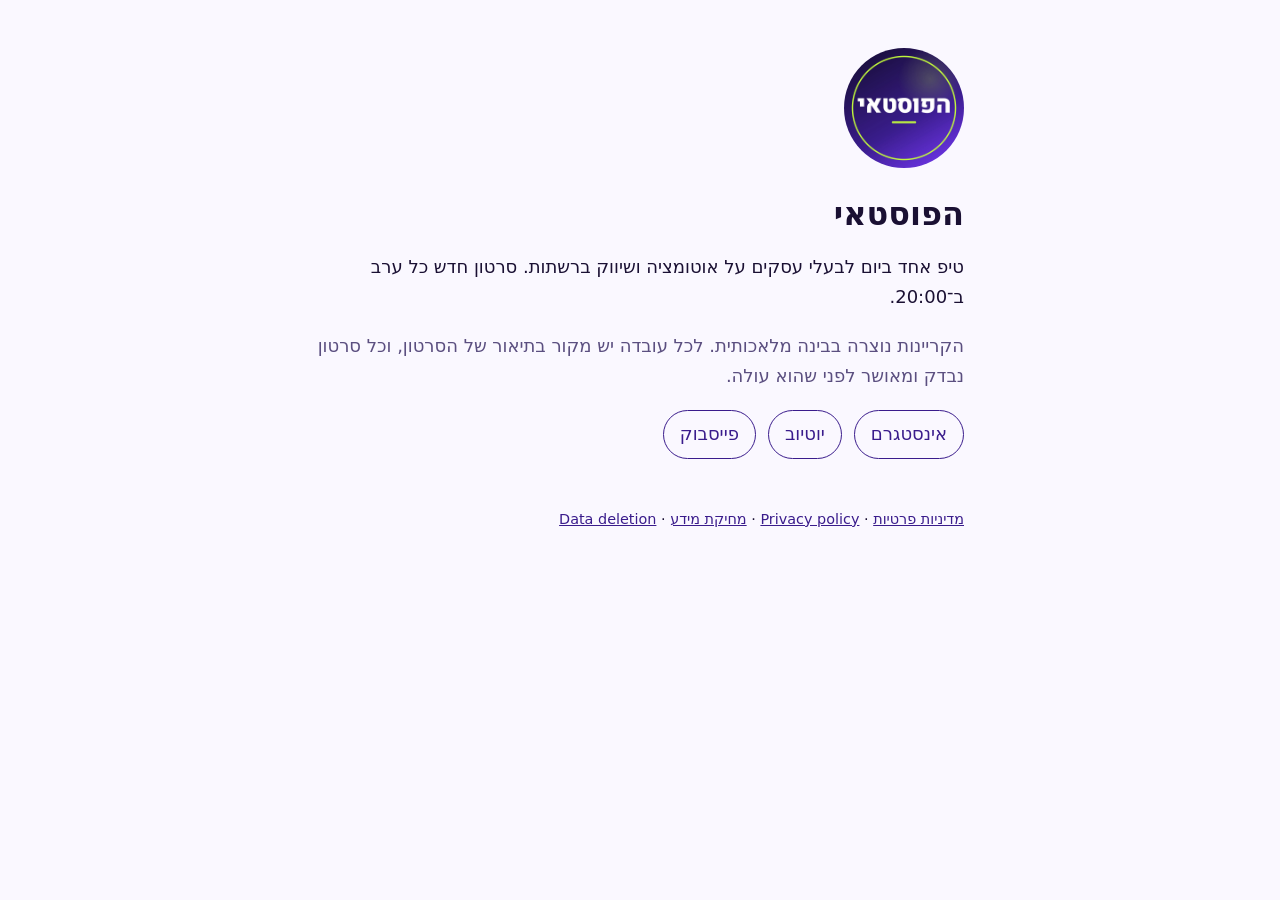
<file: index.html>
<!doctype html>
<html dir="rtl" lang="he">
<head>
<meta charset="utf-8">
<meta name="viewport" content="width=device-width, initial-scale=1">
<title>הפוסטאי</title>
<meta name="description" content="טיפ אחד ביום לבעלי עסקים על אוטומציה ושיווק ברשתות.">
<link rel="stylesheet" href="style.css">
</head>
<body>
<main>
  <img class="avatar" src="avatar.jpg" width="120" height="120" alt="הלוגו של הפוסטאי">
  <h1>הפוסטאי</h1>
  <p>טיפ אחד ביום לבעלי עסקים על אוטומציה ושיווק ברשתות. סרטון חדש כל ערב ב־<bdi>20:00</bdi>.</p>
  <p class="muted">הקריינות נוצרה בבינה מלאכותית. לכל עובדה יש מקור בתיאור של הסרטון, וכל סרטון נבדק ומאושר לפני שהוא עולה.</p>
  <ul class="links">
    <li><a href="https://www.instagram.com/hapostai/">אינסטגרם</a></li>
    <li><a href="https://www.youtube.com/@hapostai">יוטיוב</a></li>
    <li><a href="https://www.facebook.com/hapostai">פייסבוק</a></li>
  </ul>
  <footer><a href="privacy.html">מדיניות פרטיות</a> · <span lang="en"><a href="privacy.html#en">Privacy policy</a></span> · <a href="data-deletion.html">מחיקת מידע</a> · <span lang="en"><a href="data-deletion.html#en">Data deletion</a></span></footer>
</main>
</body>
</html>
</file>
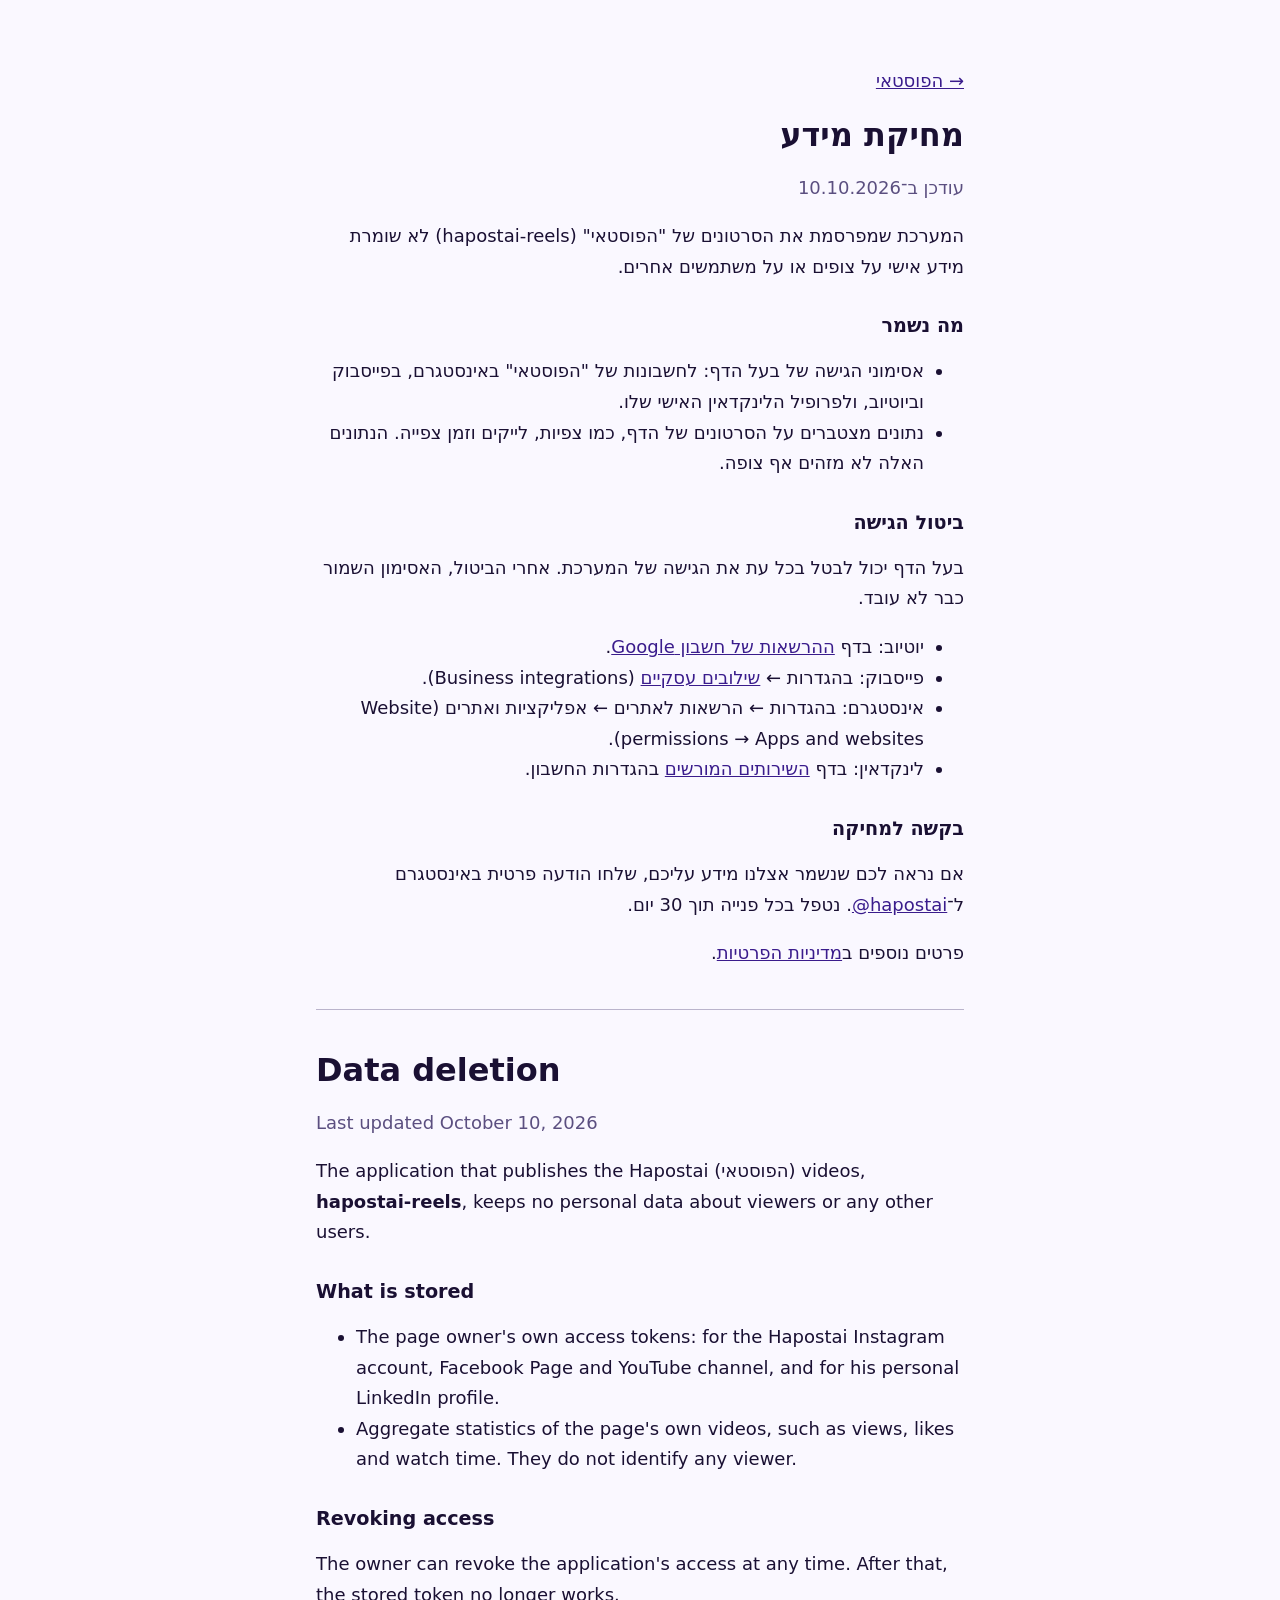
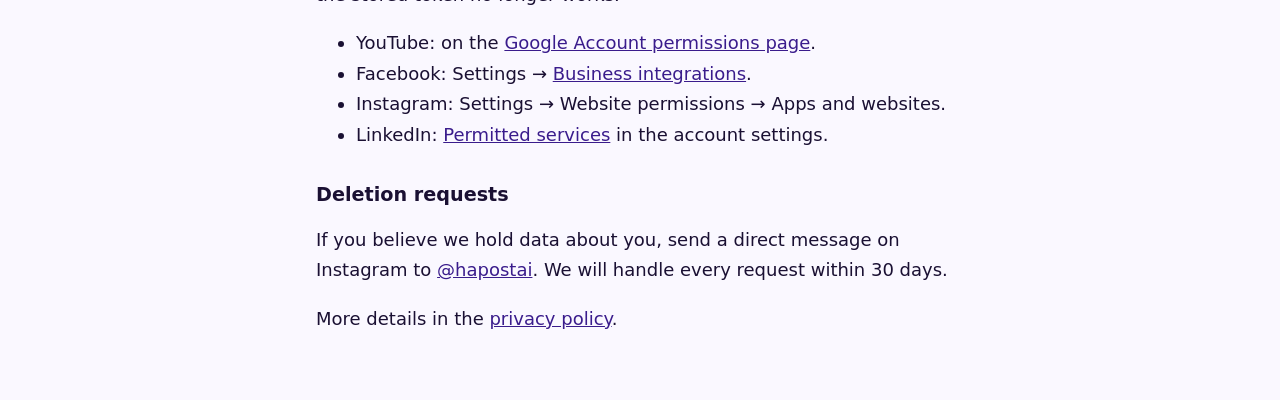
<file: data-deletion.html>
<!doctype html>
<html dir="rtl" lang="he">
<head>
<meta charset="utf-8">
<meta name="viewport" content="width=device-width, initial-scale=1">
<title>מחיקת מידע · הפוסטאי</title>
<link rel="stylesheet" href="style.css">
</head>
<body>
<main>
  <p><a href="./">→ הפוסטאי</a></p>
  <h1>מחיקת מידע</h1>
  <p class="muted">עודכן ב־<bdi>10.10.2026</bdi></p>

  <p>המערכת שמפרסמת את הסרטונים של "הפוסטאי" (<bdi>hapostai-reels</bdi>) לא שומרת מידע אישי על צופים או על משתמשים אחרים.</p>

  <h2>מה נשמר</h2>
  <ul>
    <li>אסימוני הגישה של בעל הדף: לחשבונות של "הפוסטאי" באינסטגרם, בפייסבוק וביוטיוב, ולפרופיל הלינקדאין האישי שלו.</li>
    <li>נתונים מצטברים על הסרטונים של הדף, כמו צפיות, לייקים וזמן צפייה. הנתונים האלה לא מזהים אף צופה.</li>
  </ul>

  <h2>ביטול הגישה</h2>
  <p>בעל הדף יכול לבטל בכל עת את הגישה של המערכת. אחרי הביטול, האסימון השמור כבר לא עובד.</p>
  <ul>
    <li>יוטיוב: בדף <a href="https://myaccount.google.com/connections">ההרשאות של חשבון <bdi>Google</bdi></a>.</li>
    <li>פייסבוק: בהגדרות ← <a href="https://www.facebook.com/settings?tab=business_tools">שילובים עסקיים</a> (<bdi>Business integrations</bdi>).</li>
    <li>אינסטגרם: בהגדרות ← הרשאות לאתרים ← אפליקציות ואתרים (<bdi>Website permissions → Apps and websites</bdi>).</li>
    <li>לינקדאין: בדף <a href="https://www.linkedin.com/psettings/permitted-services">השירותים המורשים</a> בהגדרות החשבון.</li>
  </ul>

  <h2>בקשה למחיקה</h2>
  <p>אם נראה לכם שנשמר אצלנו מידע עליכם, שלחו הודעה פרטית באינסטגרם ל־<a href="https://www.instagram.com/hapostai/"><bdi>@hapostai</bdi></a>. נטפל בכל פנייה תוך <bdi>30</bdi> יום.</p>
  <p>פרטים נוספים ב<a href="privacy.html">מדיניות הפרטיות</a>.</p>

  <hr>

  <section id="en" lang="en" dir="ltr">
    <h1>Data deletion</h1>
    <p class="muted">Last updated October 10, 2026</p>
    <p>The application that publishes the Hapostai (<bdi lang="he">הפוסטאי</bdi>) videos, <b>hapostai-reels</b>, keeps no personal data about viewers or any other users.</p>
    <h2>What is stored</h2>
    <ul>
      <li>The page owner's own access tokens: for the Hapostai Instagram account, Facebook Page and YouTube channel, and for his personal LinkedIn profile.</li>
      <li>Aggregate statistics of the page's own videos, such as views, likes and watch time. They do not identify any viewer.</li>
    </ul>
    <h2>Revoking access</h2>
    <p>The owner can revoke the application's access at any time. After that, the stored token no longer works.</p>
    <ul>
      <li>YouTube: on the <a href="https://myaccount.google.com/connections">Google Account permissions page</a>.</li>
      <li>Facebook: Settings → <a href="https://www.facebook.com/settings?tab=business_tools">Business integrations</a>.</li>
      <li>Instagram: Settings → Website permissions → Apps and websites.</li>
      <li>LinkedIn: <a href="https://www.linkedin.com/psettings/permitted-services">Permitted services</a> in the account settings.</li>
    </ul>
    <h2>Deletion requests</h2>
    <p>If you believe we hold data about you, send a direct message on Instagram to <a href="https://www.instagram.com/hapostai/">@hapostai</a>. We will handle every request within 30 days.</p>
    <p>More details in the <a href="privacy.html#en">privacy policy</a>.</p>
  </section>
</main>
</body>
</html>
</file>
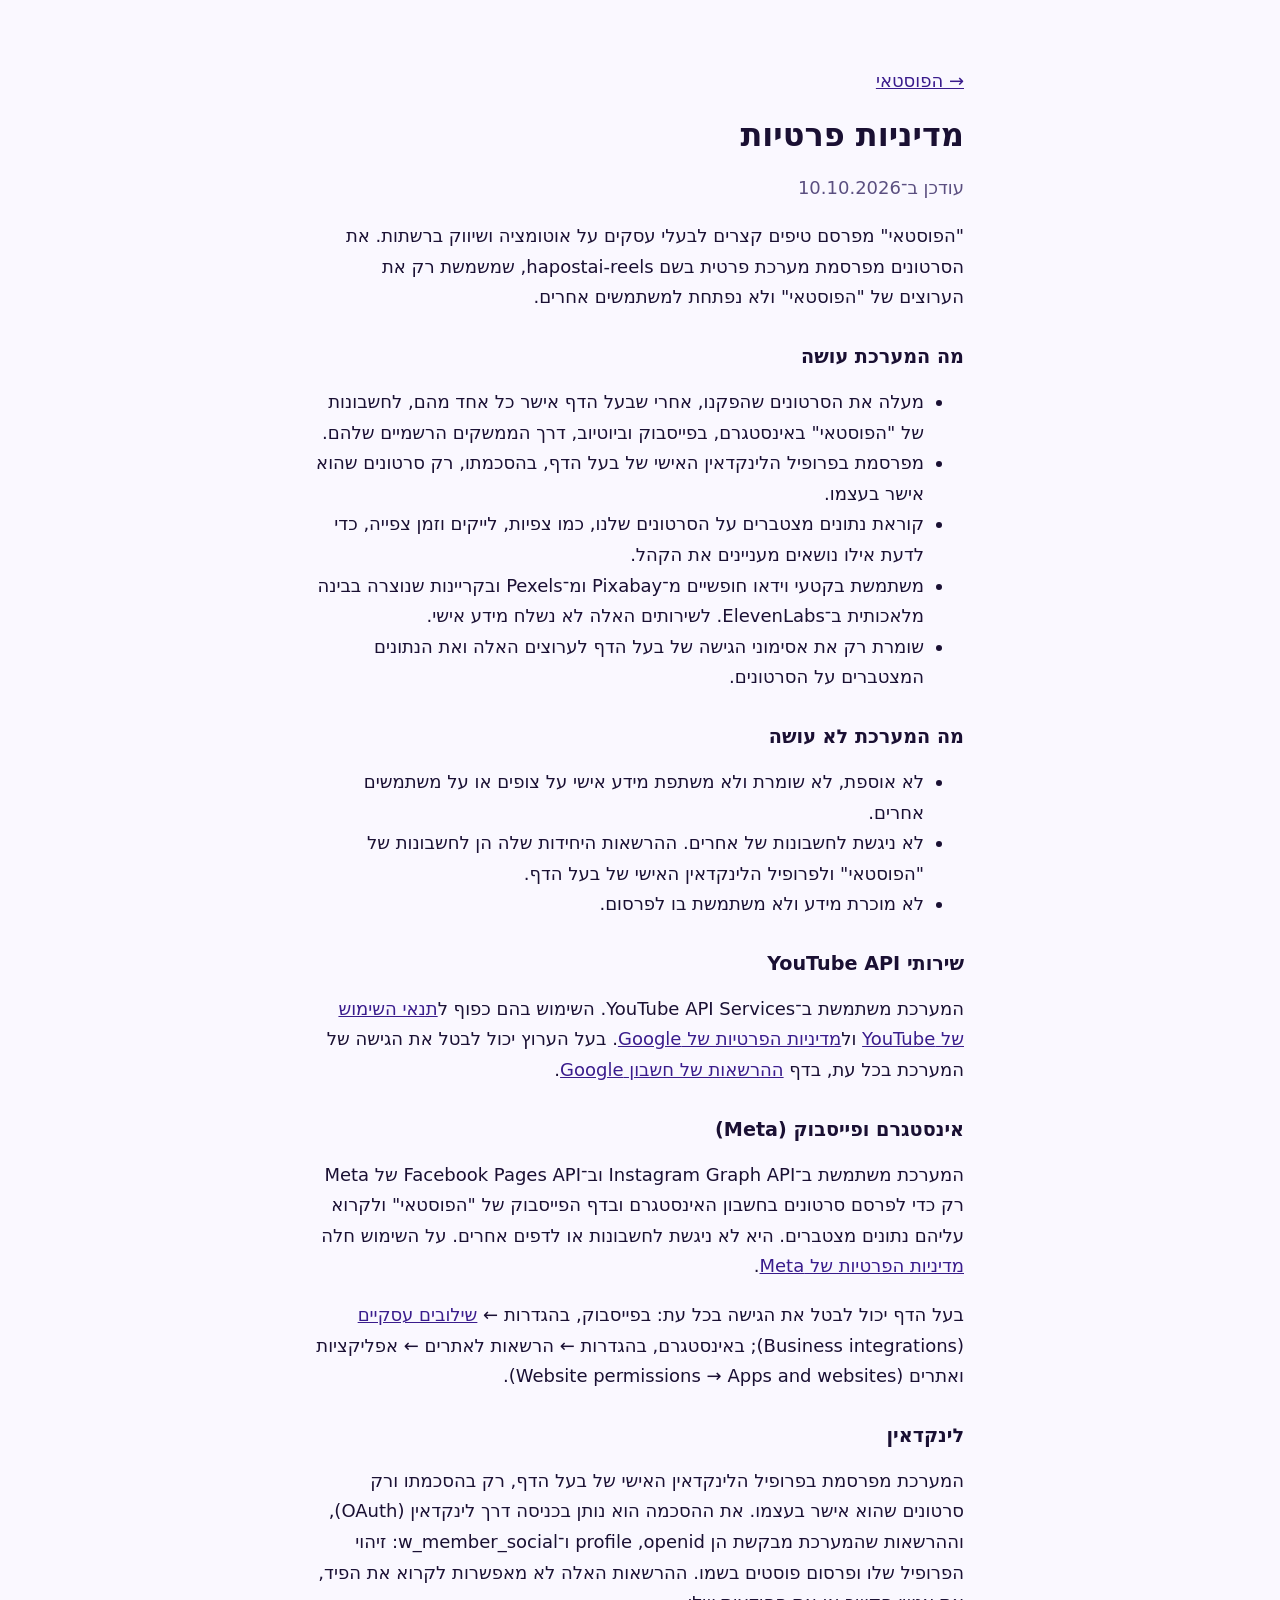
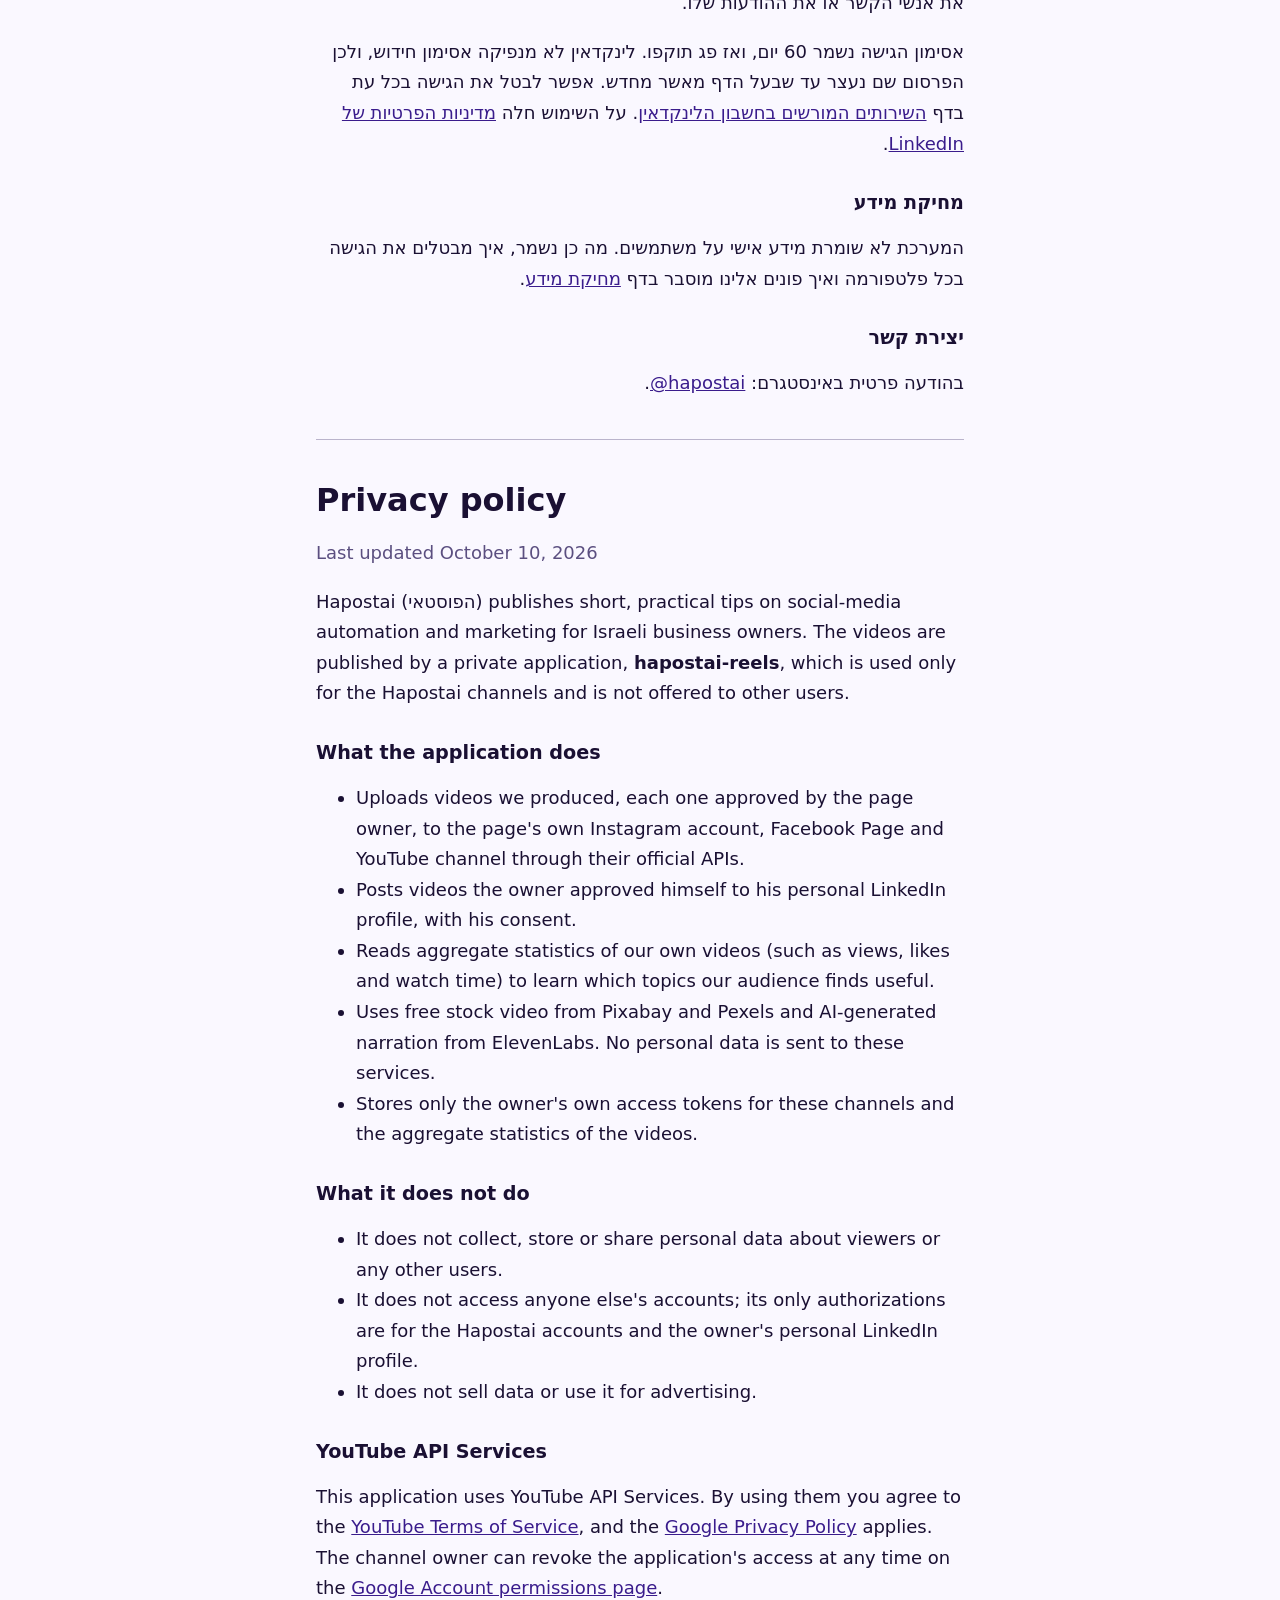
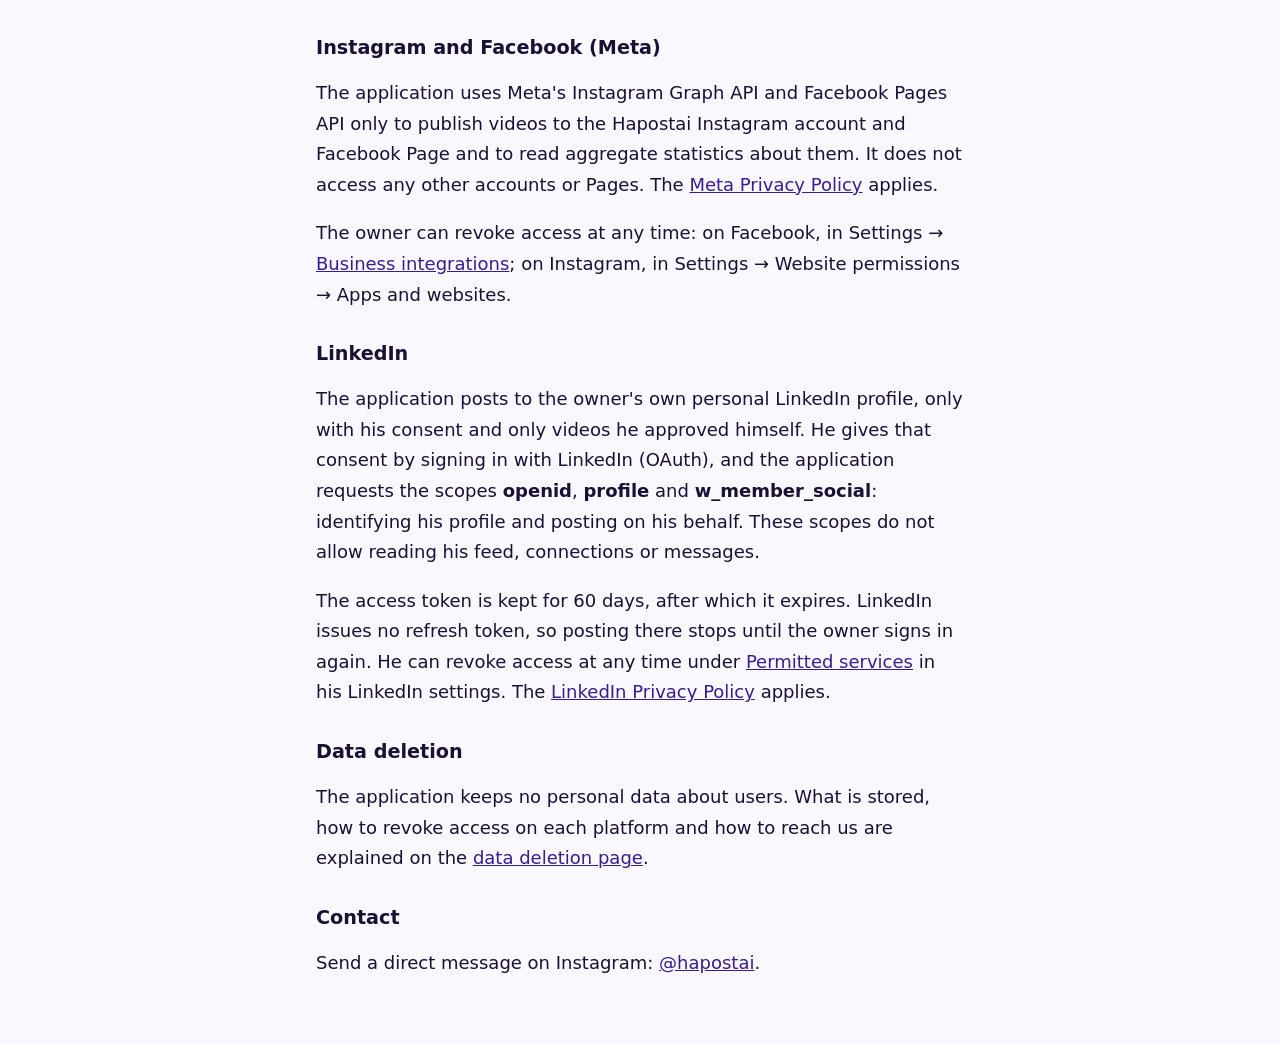
<file: privacy.html>
<!doctype html>
<html dir="rtl" lang="he">
<head>
<meta charset="utf-8">
<meta name="viewport" content="width=device-width, initial-scale=1">
<title>מדיניות פרטיות · הפוסטאי</title>
<link rel="stylesheet" href="style.css">
</head>
<body>
<main>
  <p><a href="./">→ הפוסטאי</a></p>
  <h1>מדיניות פרטיות</h1>
  <p class="muted">עודכן ב־<bdi>10.10.2026</bdi></p>

  <p>"הפוסטאי" מפרסם טיפים קצרים לבעלי עסקים על אוטומציה ושיווק ברשתות. את הסרטונים מפרסמת מערכת פרטית בשם <bdi>hapostai-reels</bdi>, שמשמשת רק את הערוצים של "הפוסטאי" ולא נפתחת למשתמשים אחרים.</p>

  <h2>מה המערכת עושה</h2>
  <ul>
    <li>מעלה את הסרטונים שהפקנו, אחרי שבעל הדף אישר כל אחד מהם, לחשבונות של "הפוסטאי" באינסטגרם, בפייסבוק וביוטיוב, דרך הממשקים הרשמיים שלהם.</li>
    <li>מפרסמת בפרופיל הלינקדאין האישי של בעל הדף, בהסכמתו, רק סרטונים שהוא אישר בעצמו.</li>
    <li>קוראת נתונים מצטברים על הסרטונים שלנו, כמו צפיות, לייקים וזמן צפייה, כדי לדעת אילו נושאים מעניינים את הקהל.</li>
    <li>משתמשת בקטעי וידאו חופשיים מ־<bdi>Pixabay</bdi> ומ־<bdi>Pexels</bdi> ובקריינות שנוצרה בבינה מלאכותית ב־<bdi>ElevenLabs</bdi>. לשירותים האלה לא נשלח מידע אישי.</li>
    <li>שומרת רק את אסימוני הגישה של בעל הדף לערוצים האלה ואת הנתונים המצטברים על הסרטונים.</li>
  </ul>

  <h2>מה המערכת לא עושה</h2>
  <ul>
    <li>לא אוספת, לא שומרת ולא משתפת מידע אישי על צופים או על משתמשים אחרים.</li>
    <li>לא ניגשת לחשבונות של אחרים. ההרשאות היחידות שלה הן לחשבונות של "הפוסטאי" ולפרופיל הלינקדאין האישי של בעל הדף.</li>
    <li>לא מוכרת מידע ולא משתמשת בו לפרסום.</li>
  </ul>

  <h2>שירותי <bdi>YouTube API</bdi></h2>
  <p>המערכת משתמשת ב־<bdi>YouTube API Services</bdi>. השימוש בהם כפוף ל<a href="https://www.youtube.com/t/terms">תנאי השימוש של <bdi>YouTube</bdi></a> ול<a href="https://policies.google.com/privacy">מדיניות הפרטיות של <bdi>Google</bdi></a>. בעל הערוץ יכול לבטל את הגישה של המערכת בכל עת, בדף <a href="https://myaccount.google.com/connections">ההרשאות של חשבון <bdi>Google</bdi></a>.</p>

  <h2>אינסטגרם ופייסבוק (<bdi>Meta</bdi>)</h2>
  <p>המערכת משתמשת ב־<bdi>Instagram Graph API</bdi> וב־<bdi>Facebook Pages API</bdi> של <bdi>Meta</bdi> רק כדי לפרסם סרטונים בחשבון האינסטגרם ובדף הפייסבוק של "הפוסטאי" ולקרוא עליהם נתונים מצטברים. היא לא ניגשת לחשבונות או לדפים אחרים. על השימוש חלה <a href="https://www.facebook.com/privacy/policy">מדיניות הפרטיות של <bdi>Meta</bdi></a>.</p>
  <p>בעל הדף יכול לבטל את הגישה בכל עת: בפייסבוק, בהגדרות ← <a href="https://www.facebook.com/settings?tab=business_tools">שילובים עסקיים</a> (<bdi>Business integrations</bdi>); באינסטגרם, בהגדרות ← הרשאות לאתרים ← אפליקציות ואתרים (<bdi>Website permissions → Apps and websites</bdi>).</p>

  <h2>לינקדאין</h2>
  <p>המערכת מפרסמת בפרופיל הלינקדאין האישי של בעל הדף, רק בהסכמתו ורק סרטונים שהוא אישר בעצמו. את ההסכמה הוא נותן בכניסה דרך לינקדאין (<bdi>OAuth</bdi>), וההרשאות שהמערכת מבקשת הן <bdi>openid</bdi>, <bdi>profile</bdi> ו־<bdi>w_member_social</bdi>: זיהוי הפרופיל שלו ופרסום פוסטים בשמו. ההרשאות האלה לא מאפשרות לקרוא את הפיד, את אנשי הקשר או את ההודעות שלו.</p>
  <p>אסימון הגישה נשמר <bdi>60</bdi> יום, ואז פג תוקפו. לינקדאין לא מנפיקה אסימון חידוש, ולכן הפרסום שם נעצר עד שבעל הדף מאשר מחדש. אפשר לבטל את הגישה בכל עת בדף <a href="https://www.linkedin.com/psettings/permitted-services">השירותים המורשים בחשבון הלינקדאין</a>. על השימוש חלה <a href="https://www.linkedin.com/legal/privacy-policy">מדיניות הפרטיות של <bdi>LinkedIn</bdi></a>.</p>

  <h2>מחיקת מידע</h2>
  <p>המערכת לא שומרת מידע אישי על משתמשים. מה כן נשמר, איך מבטלים את הגישה בכל פלטפורמה ואיך פונים אלינו מוסבר בדף <a href="data-deletion.html">מחיקת מידע</a>.</p>

  <h2>יצירת קשר</h2>
  <p>בהודעה פרטית באינסטגרם: <a href="https://www.instagram.com/hapostai/"><bdi>@hapostai</bdi></a>.</p>

  <hr>

  <section id="en" lang="en" dir="ltr">
    <h1>Privacy policy</h1>
    <p class="muted">Last updated October 10, 2026</p>
    <p>Hapostai (<bdi lang="he">הפוסטאי</bdi>) publishes short, practical tips on social-media automation and marketing for Israeli business owners. The videos are published by a private application, <b>hapostai-reels</b>, which is used only for the Hapostai channels and is not offered to other users.</p>
    <h2>What the application does</h2>
    <ul>
      <li>Uploads videos we produced, each one approved by the page owner, to the page's own Instagram account, Facebook Page and YouTube channel through their official APIs.</li>
      <li>Posts videos the owner approved himself to his personal LinkedIn profile, with his consent.</li>
      <li>Reads aggregate statistics of our own videos (such as views, likes and watch time) to learn which topics our audience finds useful.</li>
      <li>Uses free stock video from Pixabay and Pexels and AI-generated narration from ElevenLabs. No personal data is sent to these services.</li>
      <li>Stores only the owner's own access tokens for these channels and the aggregate statistics of the videos.</li>
    </ul>
    <h2>What it does not do</h2>
    <ul>
      <li>It does not collect, store or share personal data about viewers or any other users.</li>
      <li>It does not access anyone else's accounts; its only authorizations are for the Hapostai accounts and the owner's personal LinkedIn profile.</li>
      <li>It does not sell data or use it for advertising.</li>
    </ul>
    <h2>YouTube API Services</h2>
    <p>This application uses YouTube API Services. By using them you agree to the <a href="https://www.youtube.com/t/terms">YouTube Terms of Service</a>, and the <a href="https://policies.google.com/privacy">Google Privacy Policy</a> applies. The channel owner can revoke the application's access at any time on the <a href="https://myaccount.google.com/connections">Google Account permissions page</a>.</p>
    <h2>Instagram and Facebook (Meta)</h2>
    <p>The application uses Meta's Instagram Graph API and Facebook Pages API only to publish videos to the Hapostai Instagram account and Facebook Page and to read aggregate statistics about them. It does not access any other accounts or Pages. The <a href="https://www.facebook.com/privacy/policy">Meta Privacy Policy</a> applies.</p>
    <p>The owner can revoke access at any time: on Facebook, in Settings → <a href="https://www.facebook.com/settings?tab=business_tools">Business integrations</a>; on Instagram, in Settings → Website permissions → Apps and websites.</p>
    <h2>LinkedIn</h2>
    <p>The application posts to the owner's own personal LinkedIn profile, only with his consent and only videos he approved himself. He gives that consent by signing in with LinkedIn (OAuth), and the application requests the scopes <b>openid</b>, <b>profile</b> and <b>w_member_social</b>: identifying his profile and posting on his behalf. These scopes do not allow reading his feed, connections or messages.</p>
    <p>The access token is kept for 60 days, after which it expires. LinkedIn issues no refresh token, so posting there stops until the owner signs in again. He can revoke access at any time under <a href="https://www.linkedin.com/psettings/permitted-services">Permitted services</a> in his LinkedIn settings. The <a href="https://www.linkedin.com/legal/privacy-policy">LinkedIn Privacy Policy</a> applies.</p>
    <h2>Data deletion</h2>
    <p>The application keeps no personal data about users. What is stored, how to revoke access on each platform and how to reach us are explained on the <a href="data-deletion.html#en">data deletion page</a>.</p>
    <h2>Contact</h2>
    <p>Send a direct message on Instagram: <a href="https://www.instagram.com/hapostai/">@hapostai</a>.</p>
  </section>
</main>
</body>
</html>
</file>
<file: style.css>
:root { color-scheme: dark light; --bg: #140B2E; --fg: #F3F0FF; --muted: #B8AEDB; --accent: #C6FF3D; }
@media (prefers-color-scheme: light) { :root { --bg: #FAF8FF; --fg: #1A1033; --muted: #5B4F80; --accent: #3A1C8C; } }
* { box-sizing: border-box; }
body { margin: 0; background: var(--bg); color: var(--fg); font: 18px/1.7 system-ui, "Segoe UI", Arial, sans-serif; }
main { max-width: 680px; margin: 0 auto; padding: 48px 16px; }
h1, h2 { line-height: 1.25; }
h1 { font-size: 2rem; margin-block: 16px 8px; }
h2 { font-size: 1.2rem; margin-block-start: 32px; }
a { color: var(--accent); }
a:focus-visible { outline: 2px solid var(--accent); outline-offset: 2px; }
.muted { color: var(--muted); }
.avatar { width: 120px; height: 120px; border-radius: 50%; }
.links { display: flex; flex-wrap: wrap; gap: 12px; padding: 0; list-style: none; }
.links a { display: inline-block; padding: 8px 16px; border: 1px solid var(--accent); border-radius: 999px; text-decoration: none; }
hr { border: 0; border-block-start: 1px solid var(--muted); margin-block: 40px; opacity: .4; }
[lang="en"] { direction: ltr; text-align: start; }
footer { margin-block-start: 48px; font-size: .9rem; }
</file>
